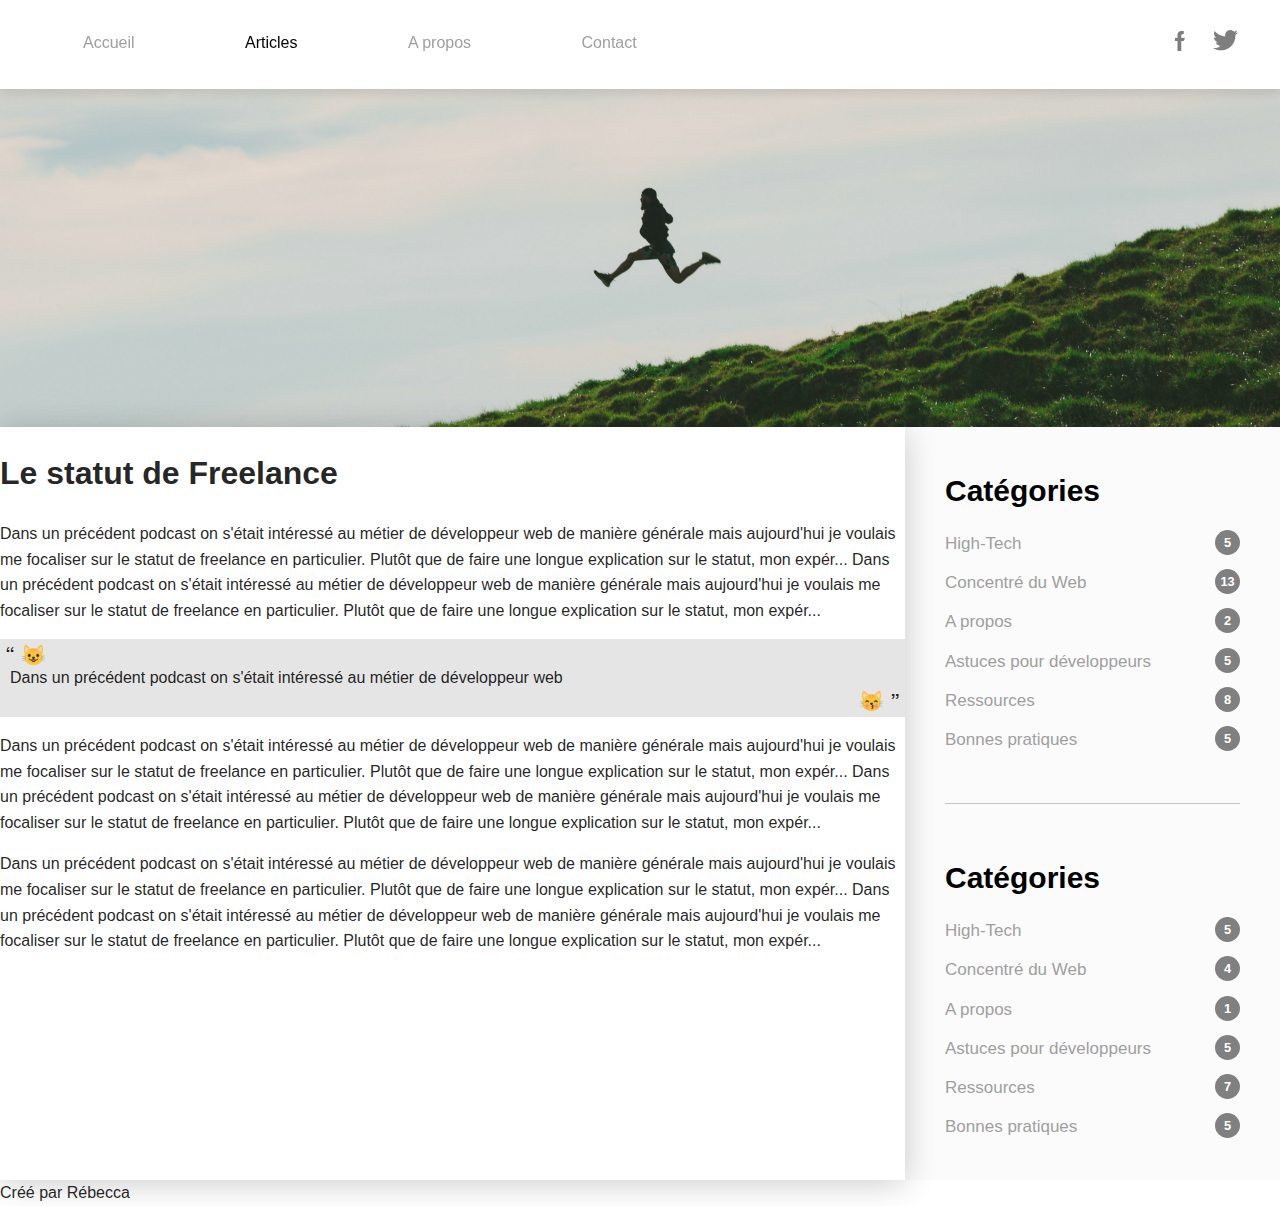
<file: article.html>
<!DOCTYPE html>
<html lang="fr">
<head>
    <meta charset="UTF-8">
    <link rel="stylesheet" href="style.css">
    <title>Mon Blog</title>
</head>

<body>
    <header class="topbar">
        <nav>
            <a href="index.html">Accueil</a>
            <a href="articles" class="active">Articles</a>
            <a href="apropos.html">A propos</a>
            <a href="contact.html">Contact</a>
        </nav>
        <div class="social">
            <a href="#" title="Facebook"><img src="img/facebook.png" title="Facebook"></a>
            <a href="#" title="Twitter"><img src="img/twitter.png" title="Twitter"></a>
        </div>
    </header>
    <div class="banniere"></div>
    <div class="body">
        <main class="main">
            <div class="container">
                <h1>Le statut de Freelance</h2>
                <p>Dans un précédent podcast on s'était intéressé au métier de développeur web de manière générale mais aujourd'hui je voulais me focaliser sur le statut de freelance en particulier. Plutôt que de faire une longue explication sur le statut, mon expér...
                   Dans un précédent podcast on s'était intéressé au métier de développeur web de manière générale mais aujourd'hui je voulais me focaliser sur le statut de freelance en particulier. Plutôt que de faire une longue explication sur le statut, mon expér...
                </p>
                <blockquote>
                    <p>Dans un précédent podcast on s'était intéressé au métier de développeur web</p>
                </blockquote>
                <p>Dans un précédent podcast on s'était intéressé au métier de développeur web de manière générale mais aujourd'hui je voulais me focaliser sur le statut de freelance en particulier. Plutôt que de faire une longue explication sur le statut, mon expér...
                   Dans un précédent podcast on s'était intéressé au métier de développeur web de manière générale mais aujourd'hui je voulais me focaliser sur le statut de freelance en particulier. Plutôt que de faire une longue explication sur le statut, mon expér...
                </p>
                <p>Dans un précédent podcast on s'était intéressé au métier de développeur web de manière générale mais aujourd'hui je voulais me focaliser sur le statut de freelance en particulier. Plutôt que de faire une longue explication sur le statut, mon expér...
                   Dans un précédent podcast on s'était intéressé au métier de développeur web de manière générale mais aujourd'hui je voulais me focaliser sur le statut de freelance en particulier. Plutôt que de faire une longue explication sur le statut, mon expér...
                </p>
            </div>
        </main>
        <aside class="sidebar">
            <h4 class="sidebar-title">Catégories</h4>
            <ul>
            <li><a href="#" data-count="5">High-Tech</a></li>
            <li><a href="#" data-count="13">Concentré du Web</a></li>
            <li><a href="#" data-count="2">A propos</a></li>
            <li><a href="#" data-count="5">Astuces pour développeurs</a></li>
            <li><a href="#" data-count="8">Ressources</a></li>
            <li><a href="#" data-count="5">Bonnes pratiques</a></li>
        </ul>
        <hr/>
        <h4 class="sidebar-title">Catégories</h4>
        <ul>
            <li><a href="#" data-count="5">High-Tech</a></li>
            <li><a href="#" data-count="4">Concentré du Web</a></li>
            <li><a href="#" data-count="1">A propos</a></li>
            <li><a href="#" data-count="5">Astuces pour développeurs</a></li>
            <li><a href="#" data-count="7">Ressources</a></li>
            <li><a href="#" data-count="5">Bonnes pratiques</a></li>
        </ul>
        </aside>
    </div>
    <footer class="footer">
        Créé par Rébecca
    </footer>
</body>
</html>
</file>
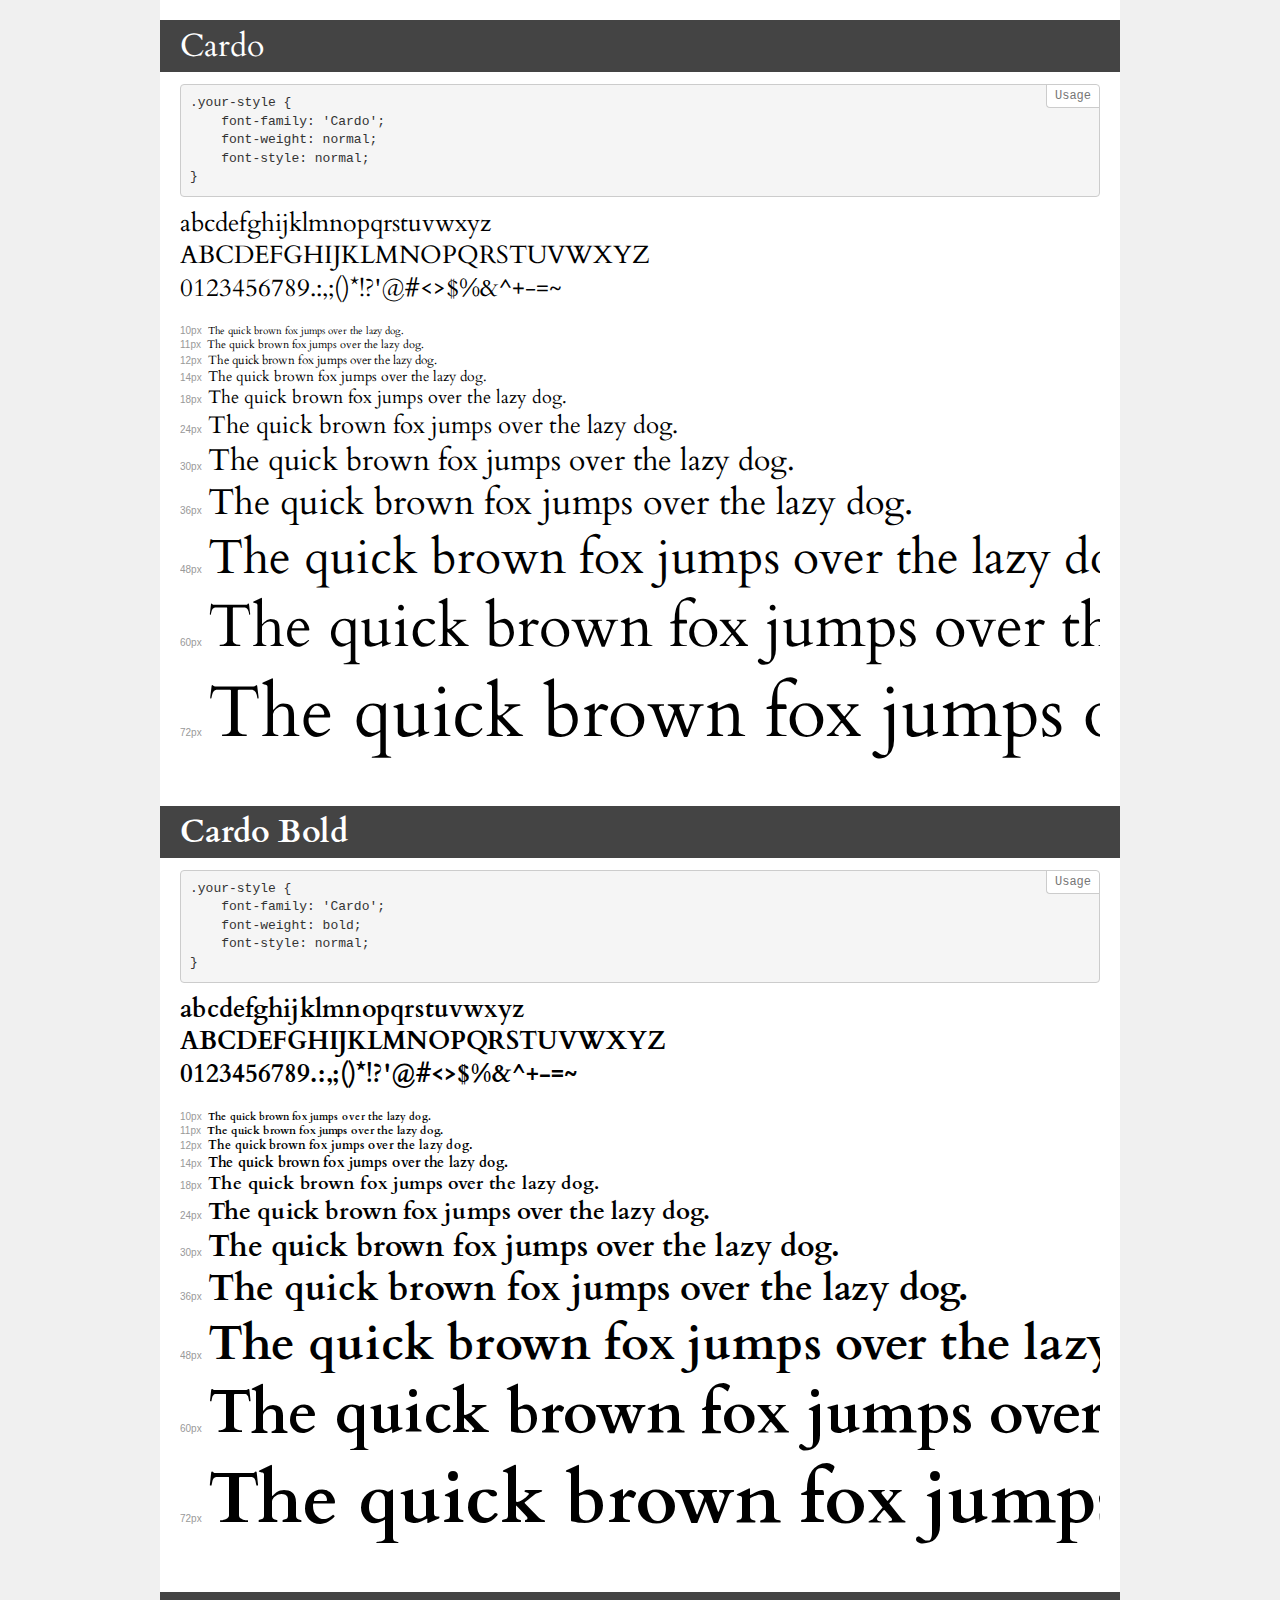
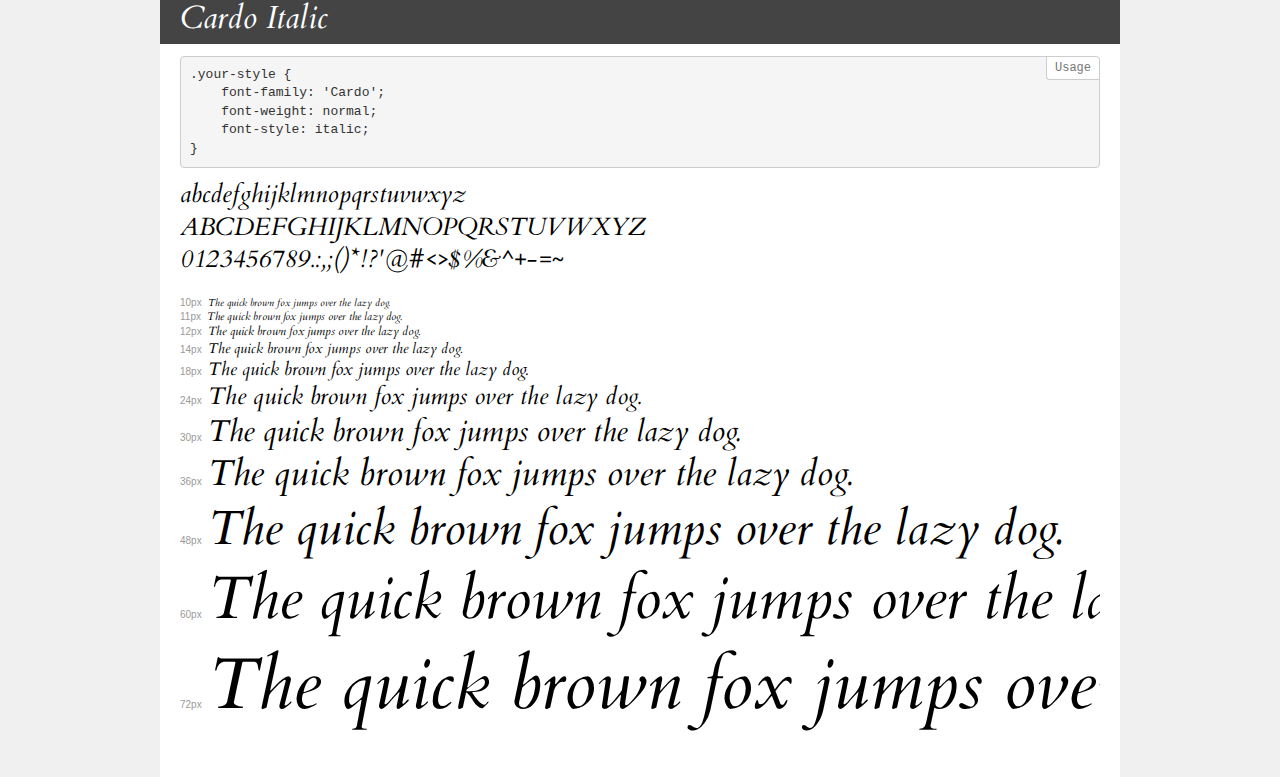
<file: Cardo/demo.html>
<!DOCTYPE html>
<html lang="en">
<head>
    <meta charset="utf-8">
    <meta http-equiv="X-UA-Compatible" content="IE=edge">
    <meta name="viewport" content="width=device-width, initial-scale=1">
    <meta name="robots" content="noindex, noarchive">
    <meta name="format-detection" content="telephone=no">
    <title>Transfonter demo</title>
    <link href="stylesheet.css" rel="stylesheet">
    <style>
        /*
        http://meyerweb.com/eric/tools/css/reset/
        v2.0 | 20110126
        License: none (public domain)
        */
        html, body, div, span, applet, object, iframe,
        h1, h2, h3, h4, h5, h6, p, blockquote, pre,
        a, abbr, acronym, address, big, cite, code,
        del, dfn, em, img, ins, kbd, q, s, samp,
        small, strike, strong, sub, sup, tt, var,
        b, u, i, center,
        dl, dt, dd, ol, ul, li,
        fieldset, form, label, legend,
        table, caption, tbody, tfoot, thead, tr, th, td,
        article, aside, canvas, details, embed,
        figure, figcaption, footer, header, hgroup,
        menu, nav, output, ruby, section, summary,
        time, mark, audio, video {
            margin: 0;
            padding: 0;
            border: 0;
            font-size: 100%;
            font: inherit;
            vertical-align: baseline;
        }
        /* HTML5 display-role reset for older browsers */
        article, aside, details, figcaption, figure,
        footer, header, hgroup, menu, nav, section {
            display: block;
        }
        body {
            line-height: 1;
        }
        ol, ul {
            list-style: none;
        }
        blockquote, q {
            quotes: none;
        }
        blockquote:before, blockquote:after,
        q:before, q:after {
            content: '';
            content: none;
        }
        table {
            border-collapse: collapse;
            border-spacing: 0;
        }
        /* demo styles */
        body {
            background: #f0f0f0;
            color: #000;
        }
        .page {
            background: #fff;
            width: 920px;
            margin: 0 auto;
            padding: 20px 20px 0 20px;
            overflow: hidden;
        }
        .font-container {
            overflow-x: auto;
            overflow-y: hidden;
            margin-bottom: 40px;
            line-height: 1.3;
            white-space: nowrap;
            padding-bottom: 5px;
        }
        h1 {
            position: relative;
            background: #444;
            font-size: 32px;
            color: #fff;
            padding: 10px 20px;
            margin: 0 -20px 12px -20px;
        }
        .letters {
            font-size: 25px;
            margin-bottom: 20px;
        }
        .s10:before {
            content: '10px';
        }
        .s11:before {
            content: '11px';
        }
        .s12:before {
            content: '12px';
        }
        .s14:before {
            content: '14px';
        }
        .s18:before {
            content: '18px';
        }
        .s24:before {
            content: '24px';
        }
        .s30:before {
            content: '30px';
        }
        .s36:before {
            content: '36px';
        }
        .s48:before {
            content: '48px';
        }
        .s60:before {
            content: '60px';
        }
        .s72:before {
            content: '72px';
        }
        .s10:before, .s11:before, .s12:before, .s14:before,
        .s18:before, .s24:before, .s30:before, .s36:before,
        .s48:before, .s60:before, .s72:before {
            font-family: Arial, sans-serif;
            font-size: 10px;
            font-weight: normal;
            font-style: normal;
            color: #999;
            padding-right: 6px;
        }
        pre {
            display: block;
            position: relative;
            padding: 9px;
            margin: 0 0 10px;
            font-family: Monaco, Menlo, Consolas, "Courier New", monospace;
            font-size: 13px;
            line-height: 1.428571429;
            color: #333;
            font-weight: normal;
            font-style: normal;
            background-color: #f5f5f5;
            border: 1px solid #ccc;
            overflow-x: auto;
            border-radius: 4px;
        }
        pre:after {
            display: block;
            position: absolute;
            right: 0;
            top: 0;
            content: 'Usage';
            line-height: 1;
            padding: 5px 8px;
            font-size: 12px;
            color: #767676;
            background-color: #fff;
            border: 1px solid #ccc;
            border-right: none;
            border-top: none;
            border-radius: 0 4px 0 4px;
            z-index: 10;
        }
        /* responsive */
        @media (max-width: 959px) {
            .page {
                width: auto;
                margin: 0;
            }
        }
    </style>
</head>
<body>
<div class="page">
    <div class="demo">
        <h1 style="font-family: 'Cardo'; font-weight: normal; font-style: normal;">Cardo</h1>
        <pre>.your-style {
    font-family: 'Cardo';
    font-weight: normal;
    font-style: normal;
}</pre>
        <div class="font-container" style="font-family: 'Cardo'; font-weight: normal; font-style: normal;">
            <p class="letters">
                abcdefghijklmnopqrstuvwxyz<br>
ABCDEFGHIJKLMNOPQRSTUVWXYZ<br>
                0123456789.:,;()*!?'@#<>$%&^+-=~
            </p>
            <p class="s10" style="font-size: 10px;">The quick brown fox jumps over the lazy dog.</p>
            <p class="s11" style="font-size: 11px;">The quick brown fox jumps over the lazy dog.</p>
            <p class="s12" style="font-size: 12px;">The quick brown fox jumps over the lazy dog.</p>
            <p class="s14" style="font-size: 14px;">The quick brown fox jumps over the lazy dog.</p>
            <p class="s18" style="font-size: 18px;">The quick brown fox jumps over the lazy dog.</p>
            <p class="s24" style="font-size: 24px;">The quick brown fox jumps over the lazy dog.</p>
            <p class="s30" style="font-size: 30px;">The quick brown fox jumps over the lazy dog.</p>
            <p class="s36" style="font-size: 36px;">The quick brown fox jumps over the lazy dog.</p>
            <p class="s48" style="font-size: 48px;">The quick brown fox jumps over the lazy dog.</p>
            <p class="s60" style="font-size: 60px;">The quick brown fox jumps over the lazy dog.</p>
            <p class="s72" style="font-size: 72px;">The quick brown fox jumps over the lazy dog.</p>
        </div>
    </div>
    <div class="demo">
        <h1 style="font-family: 'Cardo'; font-weight: bold; font-style: normal;">Cardo Bold</h1>
        <pre>.your-style {
    font-family: 'Cardo';
    font-weight: bold;
    font-style: normal;
}</pre>
        <div class="font-container" style="font-family: 'Cardo'; font-weight: bold; font-style: normal;">
            <p class="letters">
                abcdefghijklmnopqrstuvwxyz<br>
ABCDEFGHIJKLMNOPQRSTUVWXYZ<br>
                0123456789.:,;()*!?'@#<>$%&^+-=~
            </p>
            <p class="s10" style="font-size: 10px;">The quick brown fox jumps over the lazy dog.</p>
            <p class="s11" style="font-size: 11px;">The quick brown fox jumps over the lazy dog.</p>
            <p class="s12" style="font-size: 12px;">The quick brown fox jumps over the lazy dog.</p>
            <p class="s14" style="font-size: 14px;">The quick brown fox jumps over the lazy dog.</p>
            <p class="s18" style="font-size: 18px;">The quick brown fox jumps over the lazy dog.</p>
            <p class="s24" style="font-size: 24px;">The quick brown fox jumps over the lazy dog.</p>
            <p class="s30" style="font-size: 30px;">The quick brown fox jumps over the lazy dog.</p>
            <p class="s36" style="font-size: 36px;">The quick brown fox jumps over the lazy dog.</p>
            <p class="s48" style="font-size: 48px;">The quick brown fox jumps over the lazy dog.</p>
            <p class="s60" style="font-size: 60px;">The quick brown fox jumps over the lazy dog.</p>
            <p class="s72" style="font-size: 72px;">The quick brown fox jumps over the lazy dog.</p>
        </div>
    </div>
    <div class="demo">
        <h1 style="font-family: 'Cardo'; font-weight: normal; font-style: italic;">Cardo Italic</h1>
        <pre>.your-style {
    font-family: 'Cardo';
    font-weight: normal;
    font-style: italic;
}</pre>
        <div class="font-container" style="font-family: 'Cardo'; font-weight: normal; font-style: italic;">
            <p class="letters">
                abcdefghijklmnopqrstuvwxyz<br>
ABCDEFGHIJKLMNOPQRSTUVWXYZ<br>
                0123456789.:,;()*!?'@#<>$%&^+-=~
            </p>
            <p class="s10" style="font-size: 10px;">The quick brown fox jumps over the lazy dog.</p>
            <p class="s11" style="font-size: 11px;">The quick brown fox jumps over the lazy dog.</p>
            <p class="s12" style="font-size: 12px;">The quick brown fox jumps over the lazy dog.</p>
            <p class="s14" style="font-size: 14px;">The quick brown fox jumps over the lazy dog.</p>
            <p class="s18" style="font-size: 18px;">The quick brown fox jumps over the lazy dog.</p>
            <p class="s24" style="font-size: 24px;">The quick brown fox jumps over the lazy dog.</p>
            <p class="s30" style="font-size: 30px;">The quick brown fox jumps over the lazy dog.</p>
            <p class="s36" style="font-size: 36px;">The quick brown fox jumps over the lazy dog.</p>
            <p class="s48" style="font-size: 48px;">The quick brown fox jumps over the lazy dog.</p>
            <p class="s60" style="font-size: 60px;">The quick brown fox jumps over the lazy dog.</p>
            <p class="s72" style="font-size: 72px;">The quick brown fox jumps over the lazy dog.</p>
        </div>
    </div>
</div>
</body>
</html>
</file>
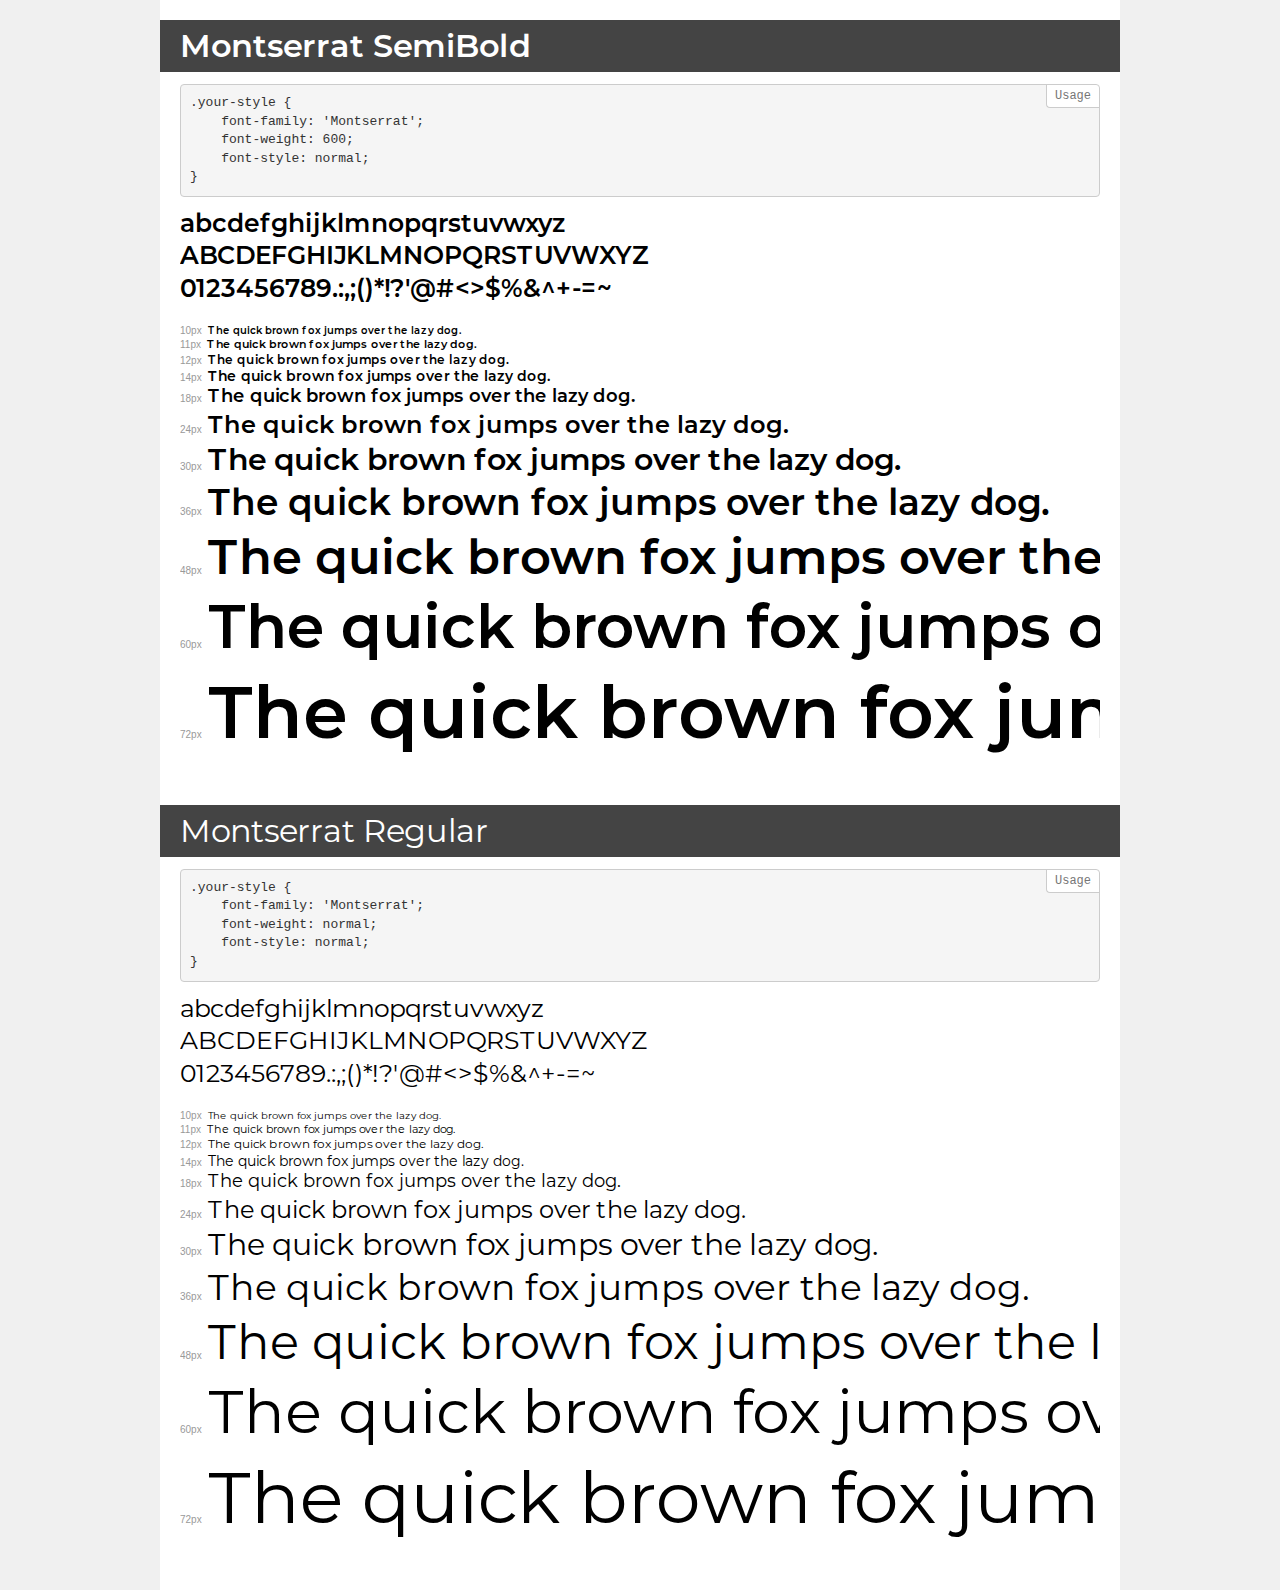
<file: montserrat/demo.html>
<!DOCTYPE html>
<html lang="en">
<head>
    <meta charset="utf-8">
    <meta http-equiv="X-UA-Compatible" content="IE=edge">
    <meta name="viewport" content="width=device-width, initial-scale=1">
    <meta name="robots" content="noindex, noarchive">
    <meta name="format-detection" content="telephone=no">
    <title>Transfonter demo</title>
    <link href="stylesheet.css" rel="stylesheet">
    <style>
        /*
        http://meyerweb.com/eric/tools/css/reset/
        v2.0 | 20110126
        License: none (public domain)
        */
        html, body, div, span, applet, object, iframe,
        h1, h2, h3, h4, h5, h6, p, blockquote, pre,
        a, abbr, acronym, address, big, cite, code,
        del, dfn, em, img, ins, kbd, q, s, samp,
        small, strike, strong, sub, sup, tt, var,
        b, u, i, center,
        dl, dt, dd, ol, ul, li,
        fieldset, form, label, legend,
        table, caption, tbody, tfoot, thead, tr, th, td,
        article, aside, canvas, details, embed,
        figure, figcaption, footer, header, hgroup,
        menu, nav, output, ruby, section, summary,
        time, mark, audio, video {
            margin: 0;
            padding: 0;
            border: 0;
            font-size: 100%;
            font: inherit;
            vertical-align: baseline;
        }
        /* HTML5 display-role reset for older browsers */
        article, aside, details, figcaption, figure,
        footer, header, hgroup, menu, nav, section {
            display: block;
        }
        body {
            line-height: 1;
        }
        ol, ul {
            list-style: none;
        }
        blockquote, q {
            quotes: none;
        }
        blockquote:before, blockquote:after,
        q:before, q:after {
            content: '';
            content: none;
        }
        table {
            border-collapse: collapse;
            border-spacing: 0;
        }
        /* demo styles */
        body {
            background: #f0f0f0;
            color: #000;
        }
        .page {
            background: #fff;
            width: 920px;
            margin: 0 auto;
            padding: 20px 20px 0 20px;
            overflow: hidden;
        }
        .font-container {
            overflow-x: auto;
            overflow-y: hidden;
            margin-bottom: 40px;
            line-height: 1.3;
            white-space: nowrap;
            padding-bottom: 5px;
        }
        h1 {
            position: relative;
            background: #444;
            font-size: 32px;
            color: #fff;
            padding: 10px 20px;
            margin: 0 -20px 12px -20px;
        }
        .letters {
            font-size: 25px;
            margin-bottom: 20px;
        }
        .s10:before {
            content: '10px';
        }
        .s11:before {
            content: '11px';
        }
        .s12:before {
            content: '12px';
        }
        .s14:before {
            content: '14px';
        }
        .s18:before {
            content: '18px';
        }
        .s24:before {
            content: '24px';
        }
        .s30:before {
            content: '30px';
        }
        .s36:before {
            content: '36px';
        }
        .s48:before {
            content: '48px';
        }
        .s60:before {
            content: '60px';
        }
        .s72:before {
            content: '72px';
        }
        .s10:before, .s11:before, .s12:before, .s14:before,
        .s18:before, .s24:before, .s30:before, .s36:before,
        .s48:before, .s60:before, .s72:before {
            font-family: Arial, sans-serif;
            font-size: 10px;
            font-weight: normal;
            font-style: normal;
            color: #999;
            padding-right: 6px;
        }
        pre {
            display: block;
            position: relative;
            padding: 9px;
            margin: 0 0 10px;
            font-family: Monaco, Menlo, Consolas, "Courier New", monospace;
            font-size: 13px;
            line-height: 1.428571429;
            color: #333;
            font-weight: normal;
            font-style: normal;
            background-color: #f5f5f5;
            border: 1px solid #ccc;
            overflow-x: auto;
            border-radius: 4px;
        }
        pre:after {
            display: block;
            position: absolute;
            right: 0;
            top: 0;
            content: 'Usage';
            line-height: 1;
            padding: 5px 8px;
            font-size: 12px;
            color: #767676;
            background-color: #fff;
            border: 1px solid #ccc;
            border-right: none;
            border-top: none;
            border-radius: 0 4px 0 4px;
            z-index: 10;
        }
        /* responsive */
        @media (max-width: 959px) {
            .page {
                width: auto;
                margin: 0;
            }
        }
    </style>
</head>
<body>
<div class="page">
    <div class="demo">
        <h1 style="font-family: 'Montserrat'; font-weight: 600; font-style: normal;">Montserrat SemiBold</h1>
        <pre>.your-style {
    font-family: 'Montserrat';
    font-weight: 600;
    font-style: normal;
}</pre>
        <div class="font-container" style="font-family: 'Montserrat'; font-weight: 600; font-style: normal;">
            <p class="letters">
                abcdefghijklmnopqrstuvwxyz<br>
ABCDEFGHIJKLMNOPQRSTUVWXYZ<br>
                0123456789.:,;()*!?'@#<>$%&^+-=~
            </p>
            <p class="s10" style="font-size: 10px;">The quick brown fox jumps over the lazy dog.</p>
            <p class="s11" style="font-size: 11px;">The quick brown fox jumps over the lazy dog.</p>
            <p class="s12" style="font-size: 12px;">The quick brown fox jumps over the lazy dog.</p>
            <p class="s14" style="font-size: 14px;">The quick brown fox jumps over the lazy dog.</p>
            <p class="s18" style="font-size: 18px;">The quick brown fox jumps over the lazy dog.</p>
            <p class="s24" style="font-size: 24px;">The quick brown fox jumps over the lazy dog.</p>
            <p class="s30" style="font-size: 30px;">The quick brown fox jumps over the lazy dog.</p>
            <p class="s36" style="font-size: 36px;">The quick brown fox jumps over the lazy dog.</p>
            <p class="s48" style="font-size: 48px;">The quick brown fox jumps over the lazy dog.</p>
            <p class="s60" style="font-size: 60px;">The quick brown fox jumps over the lazy dog.</p>
            <p class="s72" style="font-size: 72px;">The quick brown fox jumps over the lazy dog.</p>
        </div>
    </div>
    <div class="demo">
        <h1 style="font-family: 'Montserrat'; font-weight: normal; font-style: normal;">Montserrat Regular</h1>
        <pre>.your-style {
    font-family: 'Montserrat';
    font-weight: normal;
    font-style: normal;
}</pre>
        <div class="font-container" style="font-family: 'Montserrat'; font-weight: normal; font-style: normal;">
            <p class="letters">
                abcdefghijklmnopqrstuvwxyz<br>
ABCDEFGHIJKLMNOPQRSTUVWXYZ<br>
                0123456789.:,;()*!?'@#<>$%&^+-=~
            </p>
            <p class="s10" style="font-size: 10px;">The quick brown fox jumps over the lazy dog.</p>
            <p class="s11" style="font-size: 11px;">The quick brown fox jumps over the lazy dog.</p>
            <p class="s12" style="font-size: 12px;">The quick brown fox jumps over the lazy dog.</p>
            <p class="s14" style="font-size: 14px;">The quick brown fox jumps over the lazy dog.</p>
            <p class="s18" style="font-size: 18px;">The quick brown fox jumps over the lazy dog.</p>
            <p class="s24" style="font-size: 24px;">The quick brown fox jumps over the lazy dog.</p>
            <p class="s30" style="font-size: 30px;">The quick brown fox jumps over the lazy dog.</p>
            <p class="s36" style="font-size: 36px;">The quick brown fox jumps over the lazy dog.</p>
            <p class="s48" style="font-size: 48px;">The quick brown fox jumps over the lazy dog.</p>
            <p class="s60" style="font-size: 60px;">The quick brown fox jumps over the lazy dog.</p>
            <p class="s72" style="font-size: 72px;">The quick brown fox jumps over the lazy dog.</p>
        </div>
    </div>
</div>
</body>
</html>
</file>
<file: style.css>
* {
    box-sizing: border-box;
}

body, html {
    font-size: 16px;
    font-family: "Montserrat", sans-serif;
    color: rgba(0, 0, 0, .87);
    line-height: 1.6;
    margin: 0;
    font-weight: 400;
}

.topbar {
    position: fixed;
    top: 0;
    left: 0;
    right: 0;
    width: 100%;
    background: #FFF;
    padding: 30px;
    z-index: 3;
    box-shadow: 0 4px 10px rgba(0, 0, 0, .1);
}

.topbar nav {
    float: left;
}

.topbar nav a {
    color: #9F9F9F;
    text-decoration: none;
    font-weight: 500;
    padding:  0 53px;

}

.topbar nav a:hover, .topbar nav a.active {
    color: #000;
}

.social {
    float: right;
}

.social a {
    padding: 0 12px;
    opacity: .5;
}

.social a:hover {
    opacity: 1;
}

.banniere {
    height: 427px;
    background: no-repeat center center / cover url(img/header.jpg);
}

.body {
    display: flex;
}

.main {
    background: #FFF;
    width: calc(100% - 375px);
    box-shadow: 0 4px 30px rgba(0, 0, 0, .2);
    position: relative;
    z-index: 2;
}

.sidebar {
    background: #FBFBFB;
    width: 375px;
    padding: 40px;
    font-size: 17px;
    position: relative;
    z-index: 1;
}

.sidebar-title {
    font-size: 30px;
    color: #000;
    margin: 15px 0;
}

.sidebar-title:first-child {
    margin-top: 0;
}

.sidebar a {
    color: #9F9F9F;
    text-decoration: none;
}

.sidebar ul {
    margin: 0;
    padding: 0;
    list-style: none;
    font-size: 17px;
}

.sidebar li {
    padding: 6px 0;
}

.sidebar li:first-child {
    padding-top: 0;
}

.sidebar li:last-child {
    padding-bottom: 0;
}

.sidebar a:hover {
    text-decoration: underline;
}

.sidebar hr {
    border: none;
    background: #C4C4C4;
    height: 1px;
    margin: 50px 0;
}

.container {
    margin: 0 auto;
    max-width: 940px;
}

.article {
    position: relative;
    margin: 50px;
    padding-left: 333px;
    min-height: 203px;
}

.article a {
    color: inherit;
    text-decoration: none;
}

.article a:hover {
    text-decoration: underline;
}

.article-img {
    position: absolute;
    left: 0;
    top: 0;
    width: 308px;
    margin-right: 25px;
}

.article-img img {
    width: 100%;
    height: auto;
}

.article-date {
    font-weight: 300;
    color: rgba(0, 0, 0, .6);
    margin-bottom: 5px;
}

.article-title {
    font-size: 2.25rem;
    line-height: 1.1;
    font-family: "Cardo", serif;
    margin: 0 0 15px 0;
}

.footer {
    clear: both;
}

/*::selection {
  background-color: cyan;
  color: gold;
}

::moz-selection {
  background-color: cyan;
  color: gold;
}
.sidebar li::before {
    content: "-";
}
.sidebar li::after {
    content: ".";
}
.sidebar ul {
    counter-reset: sidebarlist;
}

.sidebar li::before {
    counter-increment: sidebarlist;
    content: counter(sidebarlist) ". ";
}*/
.article-title::after {
    content: "";
    display: block;
    width: 100px;
    height: 4px;
    background: #000;
}

blockquote {
    background: rgba(0, 0, 0, 0.1);
    margin: auto;
    padding: 10px;
    position: relative;
}

blockquote::before {
    content: '🙶 😺';
    position: absolute;
    top: 5px;
    left: 5px;
    font-size: 20px;
    line-height: 1.4rem;
}

blockquote::after {
    content: '😽 🙷';
    position: absolute;
    bottom: 5px;
    right: 5px;
    font-size: 20px;
    line-height: 1.4rem;
}

.sidebar li a::after {
    content: attr(data-count);
    float: right;
    background: grey;
    width: 25px;
    height: 25px;
    line-height: 25px;
    text-align: center;
    color: #FFF;
    border-radius: 25px;
    font-size: 0.8rem;
    font-weight: bold;
}
</file>
<file: Cardo/stylesheet.css>
@font-face {
    font-family: 'Cardo';
    src: url('Cardo-Regular.eot');
    src: url('Cardo-Regular.eot?#iefix') format('embedded-opentype'),
        url('Cardo-Regular.woff2') format('woff2'),
        url('Cardo-Regular.woff') format('woff'),
        url('Cardo-Regular.ttf') format('truetype'),
        url('Cardo-Regular.svg#Cardo-Regular') format('svg');
    font-weight: normal;
    font-style: normal;
}

@font-face {
    font-family: 'Cardo';
    src: url('Cardo-Bold.eot');
    src: url('Cardo-Bold.eot?#iefix') format('embedded-opentype'),
        url('Cardo-Bold.woff2') format('woff2'),
        url('Cardo-Bold.woff') format('woff'),
        url('Cardo-Bold.ttf') format('truetype'),
        url('Cardo-Bold.svg#Cardo-Bold') format('svg');
    font-weight: bold;
    font-style: normal;
}

@font-face {
    font-family: 'Cardo';
    src: url('Cardo-Italic.eot');
    src: url('Cardo-Italic.eot?#iefix') format('embedded-opentype'),
        url('Cardo-Italic.woff2') format('woff2'),
        url('Cardo-Italic.woff') format('woff'),
        url('Cardo-Italic.ttf') format('truetype'),
        url('Cardo-Italic.svg#Cardo-Italic') format('svg');
    font-weight: normal;
    font-style: italic;
}
</file>
<file: montserrat/stylesheet.css>
@font-face {
    font-family: 'Montserrat';
    src: url('Montserrat-SemiBold.eot');
    src: url('Montserrat-SemiBold.eot?#iefix') format('embedded-opentype'),
        url('Montserrat-SemiBold.woff2') format('woff2'),
        url('Montserrat-SemiBold.woff') format('woff'),
        url('Montserrat-SemiBold.ttf') format('truetype'),
        url('Montserrat-SemiBold.svg#Montserrat-SemiBold') format('svg');
    font-weight: 600;
    font-style: normal;
    font-display: swap;
}

@font-face {
    font-family: 'Montserrat';
    src: url('Montserrat-Regular.eot');
    src: url('Montserrat-Regular.eot?#iefix') format('embedded-opentype'),
        url('Montserrat-Regular.woff2') format('woff2'),
        url('Montserrat-Regular.woff') format('woff'),
        url('Montserrat-Regular.ttf') format('truetype'),
        url('Montserrat-Regular.svg#Montserrat-Regular') format('svg');
    font-weight: normal;
    font-style: normal;
    font-display: swap;
}
</file>
